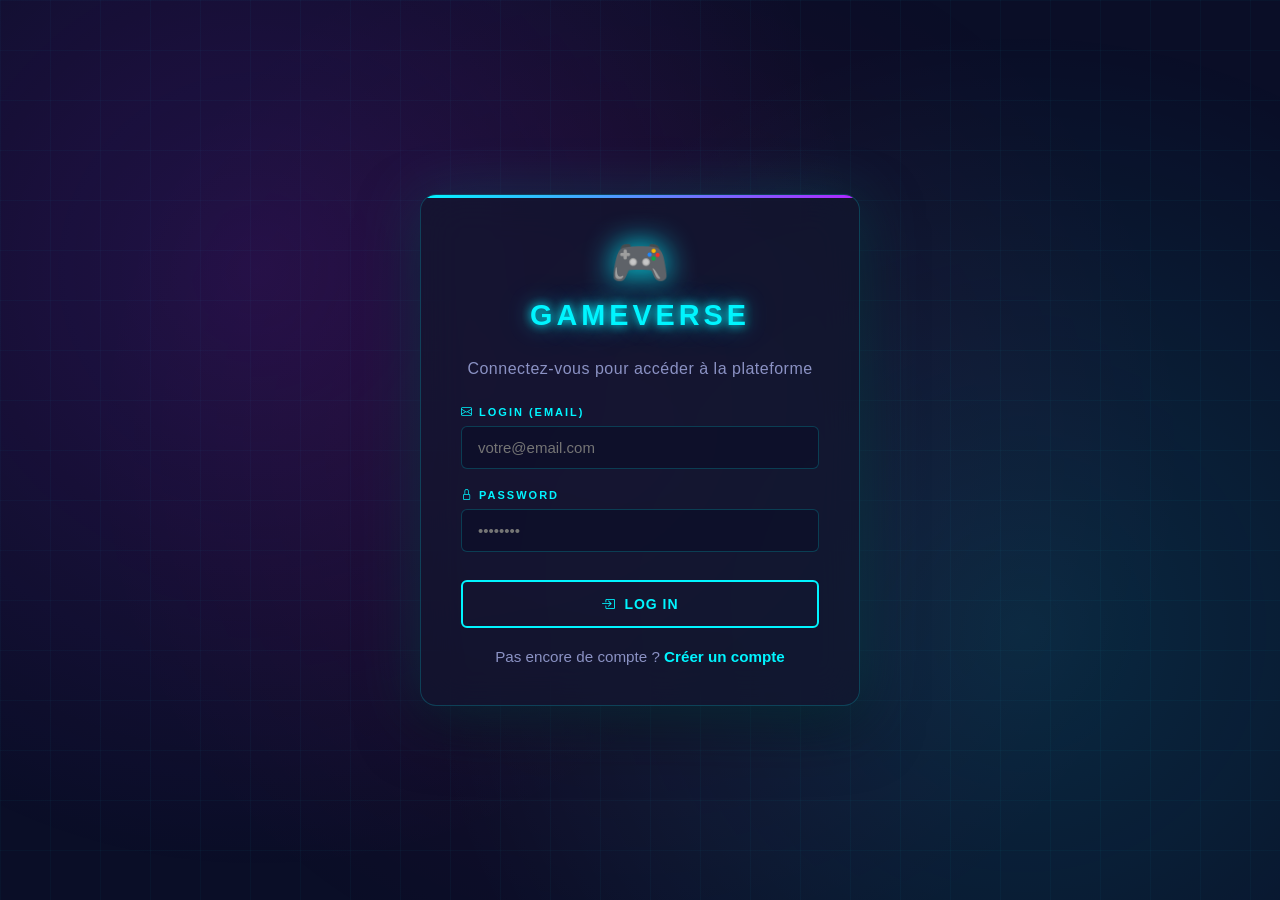
<file: src/main/webapp/index.html>
<!DOCTYPE html>
<html lang="fr">
<head>
    <meta charset="UTF-8">
    <meta name="viewport" content="width=device-width, initial-scale=1.0">
    <title>GameVerse Academy — Login</title>
    <link rel="stylesheet" href="https://cdn.jsdelivr.net/npm/bootstrap-icons@1.11.3/font/bootstrap-icons.min.css">
    <link rel="stylesheet" href="assets/css/gameverse-neon.css">
</head>
<body>

<div class="auth-wrapper">
    <div class="auth-card">

        <div class="auth-logo">
            <span class="emoji">🎮</span>
            <h1>GameVerse</h1>
        </div>

        <p class="meta" style="text-align:center; margin-bottom:28px;">
            Connectez-vous pour accéder à la plateforme
        </p>

        <div id="error-message" class="error" style="display:none;">
            <i class="bi bi-exclamation-triangle"></i> Email ou mot de passe incorrect
        </div>

        <form action="LoginController" method="post">
            <div class="form-group">
                <label><i class="bi bi-envelope"></i> Login (Email)</label>
                <input type="email" name="login" placeholder="votre@email.com" required>
            </div>

            <div class="form-group">
                <label><i class="bi bi-lock"></i> Password</label>
                <input type="password" name="password" placeholder="••••••••" required>
            </div>

            <button type="submit" class="btn btn-primary">
                <i class="bi bi-box-arrow-in-right"></i> Log In
            </button>
        </form>

       <p class="auth-link">
           Pas encore de compte ? <a href="signup.html">Créer un compte</a>
       </p>

    </div>
</div>

<script>
// Affiche le message d'erreur si ?error=1 est dans l'URL
if (window.location.search.includes('error=1')) {
    document.getElementById('error-message').style.display = 'block';
}
</script>

</body>
</html>
</file>
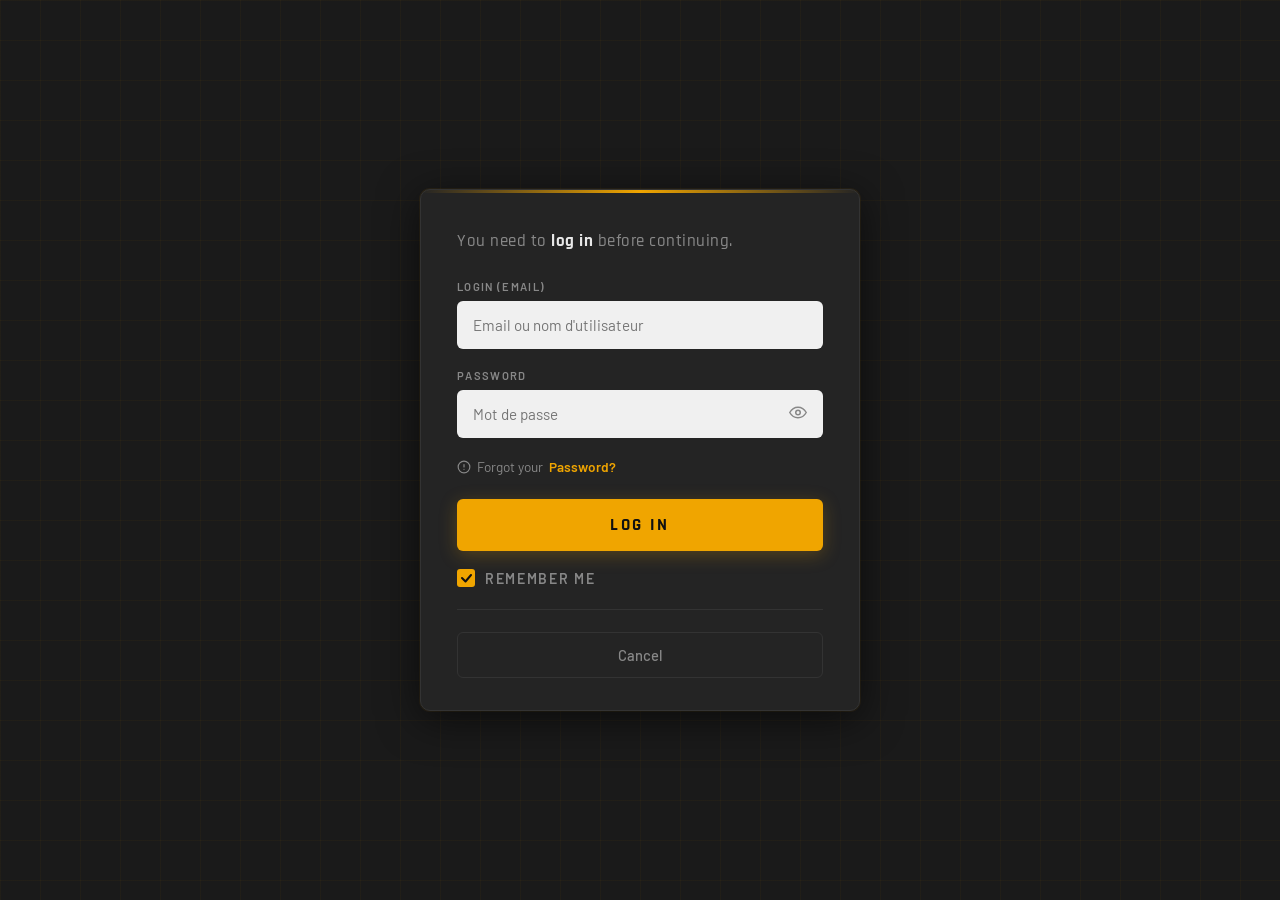
<file: src/main/target/GameVerseAcademy-0.0.1-SNAPSHOT/index.html>
<!DOCTYPE html>
<html lang="fr">
<head>
  <meta charset="UTF-8" />
  <meta name="viewport" content="width=device-width, initial-scale=1.0"/>
  <title>GameVerse Academy – Login</title>
  <link href="https://fonts.googleapis.com/css2?family=Rajdhani:wght@500;700&family=Barlow:wght@400;500;600&display=swap" rel="stylesheet"/>
  <style>
    *, *::before, *::after { box-sizing: border-box; margin: 0; padding: 0; }

    :root {
      --bg:        #1a1a1a;
      --surface:   #242424;
      --border:    #333;
      --gold:      #f0a500;
      --gold-dark: #c88a00;
      --text:      #e8e8e8;
      --muted:     #888;
      --input-bg:  #f0f0f0;
      --input-text:#111;
      --radius:    6px;
    }

    body {
      min-height: 100vh;
      display: flex;
      align-items: center;
      justify-content: center;
      background: var(--bg);
      font-family: 'Barlow', sans-serif;
      color: var(--text);
    }

    /* subtle grid texture */
    body::before {
      content: '';
      position: fixed;
      inset: 0;
      background-image:
        linear-gradient(rgba(240,165,0,.04) 1px, transparent 1px),
        linear-gradient(90deg, rgba(240,165,0,.04) 1px, transparent 1px);
      background-size: 40px 40px;
      pointer-events: none;
    }

    .card {
      width: 100%;
      max-width: 440px;
      background: var(--surface);
      border: 1px solid var(--border);
      border-radius: 10px;
      padding: 40px 36px 32px;
      position: relative;
      box-shadow: 0 8px 40px rgba(0,0,0,.6), 0 0 0 1px rgba(240,165,0,.08);
      animation: slideUp .45s cubic-bezier(.22,1,.36,1) both;
    }

    @keyframes slideUp {
      from { opacity: 0; transform: translateY(24px); }
      to   { opacity: 1; transform: translateY(0); }
    }

    /* gold accent bar */
    .card::before {
      content: '';
      position: absolute;
      top: 0; left: 0; right: 0;
      height: 3px;
      background: linear-gradient(90deg, transparent, var(--gold), transparent);
      border-radius: 10px 10px 0 0;
    }

    .headline {
      font-family: 'Rajdhani', sans-serif;
      font-size: 1.05rem;
      font-weight: 500;
      color: var(--muted);
      letter-spacing: .03em;
      margin-bottom: 28px;
    }

    .headline strong {
      color: var(--text);
      font-weight: 700;
    }

    .error-msg {
      background: rgba(220, 53, 69, 0.15);
      border: 1px solid rgba(220, 53, 69, 0.4);
      color: #ff6b7a;
      border-radius: var(--radius);
      padding: 10px 14px;
      font-size: .88rem;
      margin-bottom: 20px;
    }

    /* ---- Field ---- */
    .field { margin-bottom: 20px; }

    label {
      display: block;
      font-size: .7rem;
      font-weight: 600;
      letter-spacing: .12em;
      color: var(--muted);
      text-transform: uppercase;
      margin-bottom: 8px;
    }

    .input-wrap {
      position: relative;
    }

    input[type="text"],
    input[type="email"],
    input[type="password"] {
      width: 100%;
      background: var(--input-bg);
      color: var(--input-text);
      border: 2px solid transparent;
      border-radius: var(--radius);
      padding: 13px 44px 13px 14px;
      font-size: .95rem;
      font-family: 'Barlow', sans-serif;
      outline: none;
      transition: border-color .2s;
    }

    input:focus {
      border-color: var(--gold);
    }

    .eye-btn {
      position: absolute;
      right: 12px; top: 50%;
      transform: translateY(-50%);
      background: none; border: none;
      cursor: pointer; padding: 4px;
      color: var(--muted);
      transition: color .2s;
    }
    .eye-btn:hover { color: var(--gold); }

    /* ---- Forgot ---- */
    .forgot {
      display: flex;
      align-items: center;
      gap: 6px;
      font-size: .85rem;
      color: var(--muted);
      margin-bottom: 24px;
    }

    .forgot svg { flex-shrink: 0; }

    .forgot a {
      color: var(--gold);
      text-decoration: none;
      font-weight: 600;
      transition: color .2s;
    }
    .forgot a:hover { color: var(--gold-dark); text-decoration: underline; }

    /* ---- Button ---- */
    .btn-login {
      width: 100%;
      background: var(--gold);
      color: #111;
      border: none;
      border-radius: var(--radius);
      padding: 15px;
      font-family: 'Rajdhani', sans-serif;
      font-size: 1.05rem;
      font-weight: 700;
      letter-spacing: .14em;
      text-transform: uppercase;
      cursor: pointer;
      transition: background .2s, transform .1s, box-shadow .2s;
      box-shadow: 0 4px 18px rgba(240,165,0,.25);
    }

    .btn-login:hover  { background: #e09900; box-shadow: 0 6px 24px rgba(240,165,0,.38); }
    .btn-login:active { transform: scale(.98); }

    /* ---- Remember ---- */
    .remember {
      display: flex;
      align-items: center;
      gap: 10px;
      margin-top: 18px;
      font-size: .88rem;
      color: var(--muted);
      cursor: pointer;
      user-select: none;
    }

    .remember input[type="checkbox"] { display: none; }

    .custom-check {
      width: 18px; height: 18px;
      background: var(--gold);
      border-radius: 3px;
      display: grid;
      place-items: center;
      flex-shrink: 0;
      transition: background .2s;
    }

    .custom-check svg { display: block; }

    .remember input:not(:checked) ~ .custom-check {
      background: var(--border);
    }

    /* ---- Divider ---- */
    .divider {
      height: 1px;
      background: var(--border);
      margin: 22px 0;
    }

    /* ---- Cancel ---- */
    .btn-cancel {
      width: 100%;
      background: none;
      color: var(--muted);
      border: 1px solid var(--border);
      border-radius: var(--radius);
      padding: 13px;
      font-family: 'Barlow', sans-serif;
      font-size: .92rem;
      font-weight: 500;
      cursor: pointer;
      transition: border-color .2s, color .2s;
    }
    .btn-cancel:hover { border-color: var(--muted); color: var(--text); }
  </style>
</head>
<body>

<div class="card">
  <p class="headline">You need to <strong>log in</strong> before continuing.</p>

  <div id="msg-empty" class="error-msg" hidden>
    Veuillez renseigner le login et le mot de passe.
  </div>

  <form action="LoginController" method="post">

    <div class="field">
      <label for="login">Login (email)</label>
      <div class="input-wrap">
        <input type="text"
               id="login"
               name="login"
               placeholder="Email ou nom d'utilisateur"
               autocomplete="username"
               required />
      </div>
    </div>

    <div class="field">
      <label for="password">Password</label>
      <div class="input-wrap">
        <input type="password"
               id="password"
               name="password"
               placeholder="Mot de passe"
               autocomplete="current-password"
               required />
        <button class="eye-btn" id="togglePwd" aria-label="Afficher le mot de passe" type="button">
          <svg id="eyeIcon" width="18" height="18" viewBox="0 0 24 24" fill="none"
               stroke="currentColor" stroke-width="2" stroke-linecap="round" stroke-linejoin="round">
            <path d="M1 12S5 5 12 5s11 7 11 7-4 7-11 7S1 12 1 12z"/>
            <circle cx="12" cy="12" r="3"/>
          </svg>
        </button>
      </div>
    </div>

    <p class="forgot">
      <svg width="14" height="14" viewBox="0 0 24 24" fill="none"
           stroke="currentColor" stroke-width="2" stroke-linecap="round" stroke-linejoin="round">
        <circle cx="12" cy="12" r="10"/>
        <line x1="12" y1="8" x2="12" y2="12"/>
        <line x1="12" y1="16" x2="12.01" y2="16"/>
      </svg>
      Forgot your <a href="#">Password?</a>
    </p>

    <button class="btn-login" type="submit">LOG IN</button>

    <label class="remember">
      <input type="checkbox" id="remember" name="remember" checked/>
      <span class="custom-check">
        <svg width="11" height="9" viewBox="0 0 11 9" fill="none">
          <path d="M1 4L4.5 7.5L10 1" stroke="#111" stroke-width="2" stroke-linecap="round" stroke-linejoin="round"/>
        </svg>
      </span>
      Remember me
    </label>

    <div class="divider"></div>

    <button class="btn-cancel" type="button" onclick="history.back()">Cancel</button>
  </form>
</div>

<script>
  if (new URLSearchParams(window.location.search).get('error') === '1') {
    document.getElementById('msg-empty').hidden = false;
  }

  const pwd  = document.getElementById('password');
  const btn  = document.getElementById('togglePwd');
  const icon = document.getElementById('eyeIcon');

  btn.addEventListener('click', () => {
    const show = pwd.type === 'password';
    pwd.type = show ? 'text' : 'password';
    icon.innerHTML = show
      ? `<path d="M17.94 17.94A10.94 10.94 0 0 1 12 19C5 19 1 12 1 12a18.5 18.5 0 0 1 5.06-5.94"/>
         <path d="M9.9 4.24A9.12 9.12 0 0 1 12 4c7 0 11 8 11 8a18.5 18.5 0 0 1-2.16 3.19"/>
         <line x1="1" y1="1" x2="23" y2="23"/>`
      : `<path d="M1 12S5 5 12 5s11 7 11 7-4 7-11 7S1 12 1 12z"/>
         <circle cx="12" cy="12" r="3"/>`;
  });

  const chk = document.getElementById('remember');
  const box = chk.nextElementSibling;
  chk.addEventListener('change', () => {
    box.style.background = chk.checked ? 'var(--gold)' : 'var(--border)';
  });
</script>
</body>
</html>
</file>
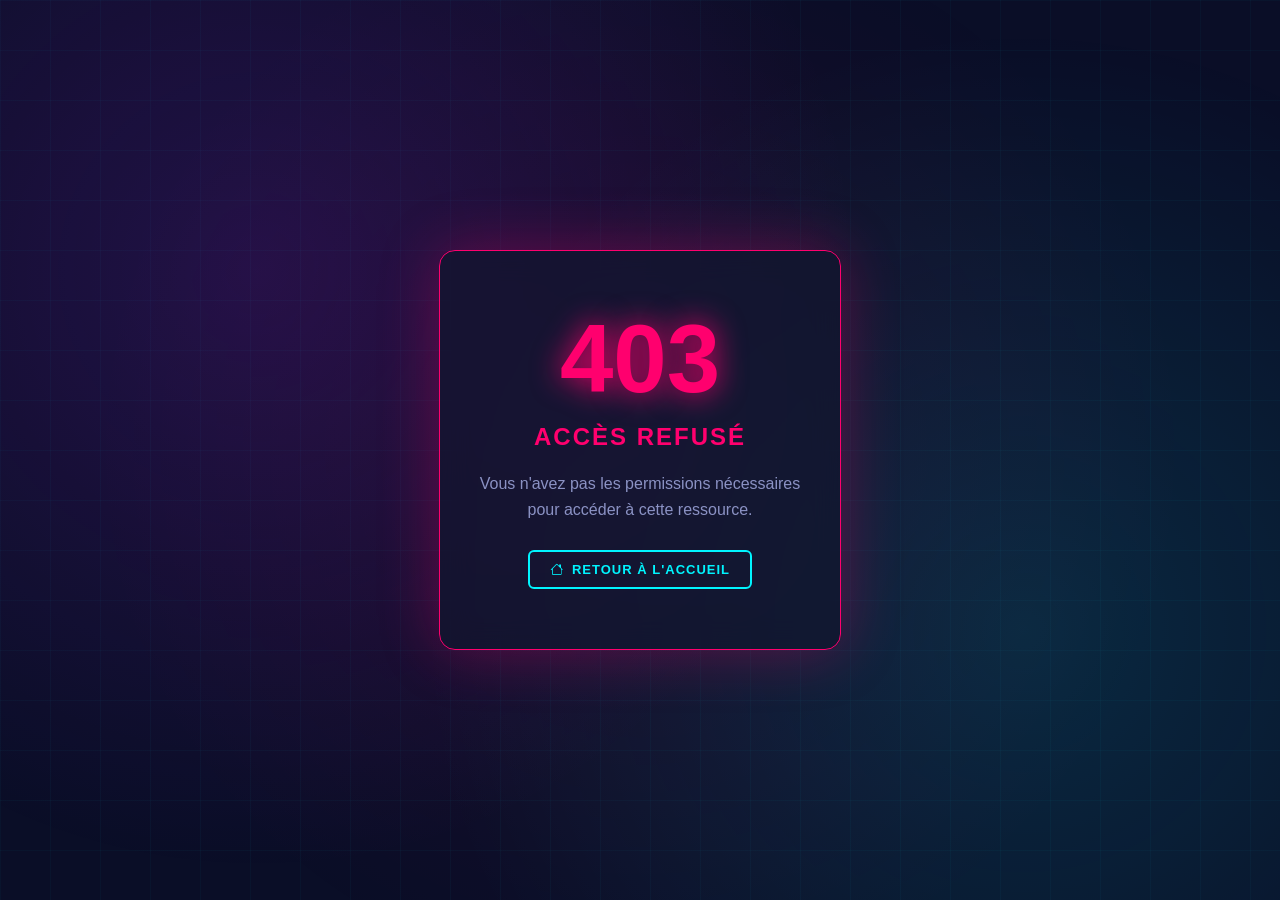
<file: src/main/webapp/error403.html>
<!DOCTYPE html>
<html lang="fr">
<head>
  <meta charset="UTF-8">
  <meta name="viewport" content="width=device-width, initial-scale=1.0">
  <title>GameVerse Academy — Accès refusé</title>
  <link rel="stylesheet" href="https://cdn.jsdelivr.net/npm/bootstrap-icons@1.11.3/font/bootstrap-icons.min.css">
  <link rel="stylesheet" href="assets/css/gameverse-neon.css">
</head>
<body>

<div class="error-wrapper">
  <div class="error-card">
    <div class="error-code">403</div>
    <h2 style="margin:16px 0 20px; color:var(--neon-magenta); letter-spacing:2px;">Accès refusé</h2>
    <p style="color:var(--text-dim); margin-bottom:28px; line-height:1.6;">
      Vous n'avez pas les permissions nécessaires<br>pour accéder à cette ressource.
    </p>
    <a href="home.html" class="btn btn-primary">
      <i class="bi bi-house"></i> Retour à l'accueil
    </a>
  </div>
</div>

</body>
</html>
</file>
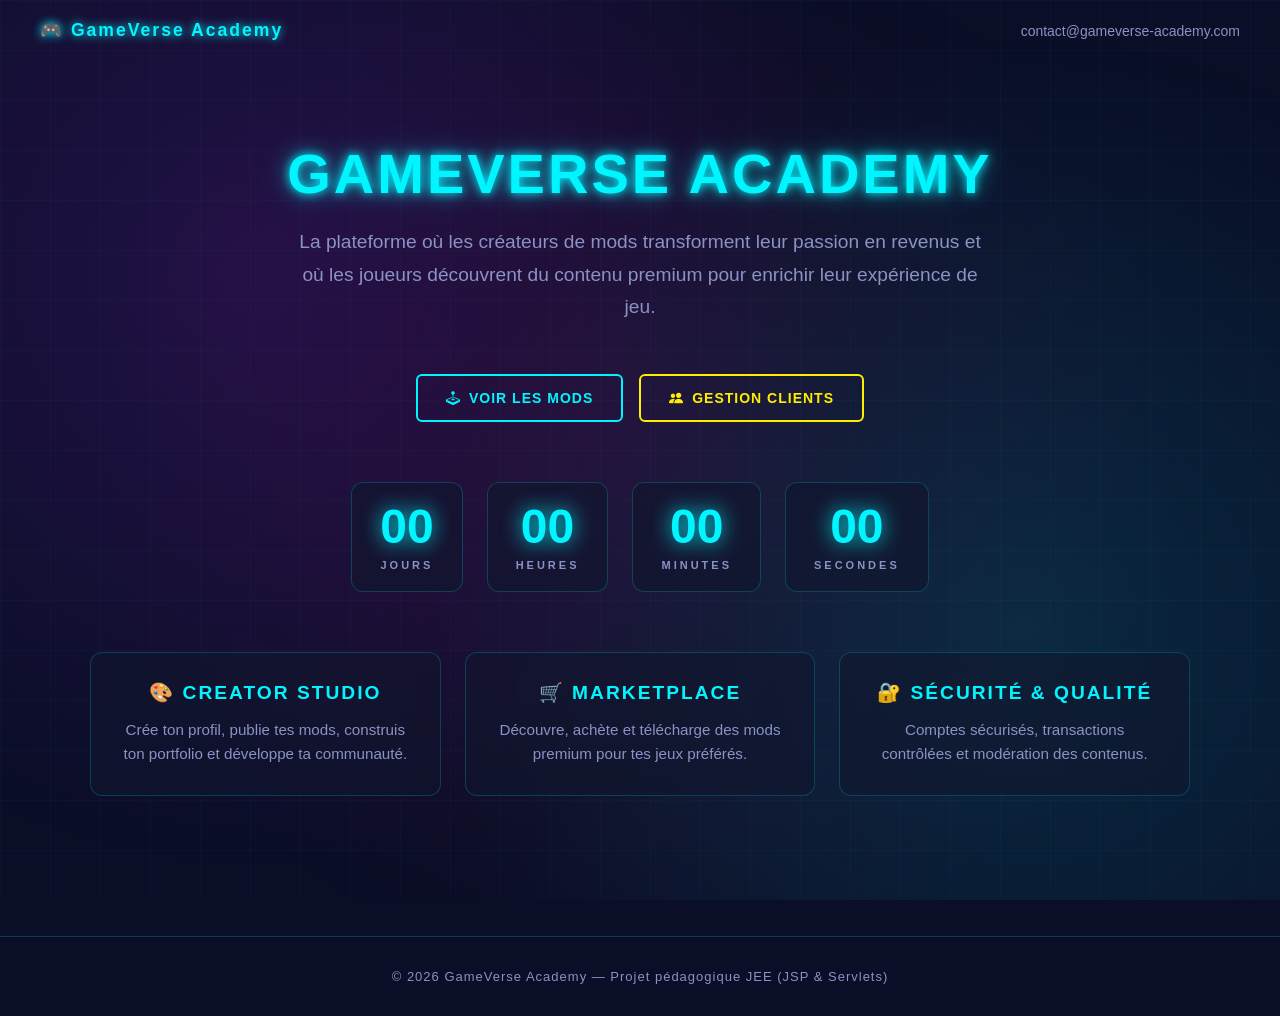
<file: src/main/webapp/home.html>
<!DOCTYPE html>
<html lang="fr">
<head>
    <meta charset="UTF-8">
    <meta name="viewport" content="width=device-width, initial-scale=1.0">
    <title>GameVerse Academy | Launch Soon</title>
    <link rel="stylesheet" href="https://cdn.jsdelivr.net/npm/bootstrap-icons@1.11.3/font/bootstrap-icons.min.css">
    <link rel="stylesheet" href="assets/css/gameverse-neon.css">
</head>

<body>

<header class="home-header">
    <div class="brand">🎮 GameVerse Academy</div>
    <div class="contact">contact@gameverse-academy.com</div>
</header>

<section class="hero">

    <h1>GameVerse Academy</h1>

    <p class="subtitle">
        La plateforme où les créateurs de mods transforment leur passion en revenus
        et où les joueurs découvrent du contenu premium pour enrichir leur expérience de jeu.
    </p>

    <div class="hero-actions">
        <a href="mods" class="btn btn-primary">
            <i class="bi bi-joystick"></i> Voir les Mods
        </a>
        <a href="clients" class="btn btn-edit">
            <i class="bi bi-people-fill"></i> Gestion Clients
        </a>
    </div>

    <div class="countdown">
        <div class="countdown-box">
            <span id="days">00</span>
            <small>Jours</small>
        </div>
        <div class="countdown-box">
            <span id="hours">00</span>
            <small>Heures</small>
        </div>
        <div class="countdown-box">
            <span id="minutes">00</span>
            <small>Minutes</small>
        </div>
        <div class="countdown-box">
            <span id="seconds">00</span>
            <small>Secondes</small>
        </div>
    </div>

    <div class="features">
        <div class="feature">
            <h3>🎨 Creator Studio</h3>
            <p>Crée ton profil, publie tes mods, construis ton portfolio et développe ta communauté.</p>
        </div>

        <div class="feature">
            <h3>🛒 Marketplace</h3>
            <p>Découvre, achète et télécharge des mods premium pour tes jeux préférés.</p>
        </div>

        <div class="feature">
            <h3>🔐 Sécurité & Qualité</h3>
            <p>Comptes sécurisés, transactions contrôlées et modération des contenus.</p>
        </div>
    </div>

</section>

<footer>
    © 2026 GameVerse Academy — Projet pédagogique JEE (JSP &amp; Servlets)
</footer>

<script>
// Countdown jusqu'au lancement
const launchDate = new Date("2026-03-05T00:00:00").getTime();

const countdown = setInterval(() => {
    const now = new Date().getTime();
    const distance = launchDate - now;

    if (distance < 0) {
        clearInterval(countdown);
        document.getElementById("days").textContent = "00";
        document.getElementById("hours").textContent = "00";
        document.getElementById("minutes").textContent = "00";
        document.getElementById("seconds").textContent = "00";
        return;
    }

    const days = Math.floor(distance / (1000 * 60 * 60 * 24));
    const hours = Math.floor((distance % (1000 * 60 * 60 * 24)) / (1000 * 60 * 60));
    const minutes = Math.floor((distance % (1000 * 60 * 60)) / (1000 * 60));
    const seconds = Math.floor((distance % (1000 * 60)) / 1000);

    document.getElementById("days").textContent    = String(days).padStart(2, "0");
    document.getElementById("hours").textContent   = String(hours).padStart(2, "0");
    document.getElementById("minutes").textContent = String(minutes).padStart(2, "0");
    document.getElementById("seconds").textContent = String(seconds).padStart(2, "0");
}, 1000);
</script>

</body>
</html>
</file>
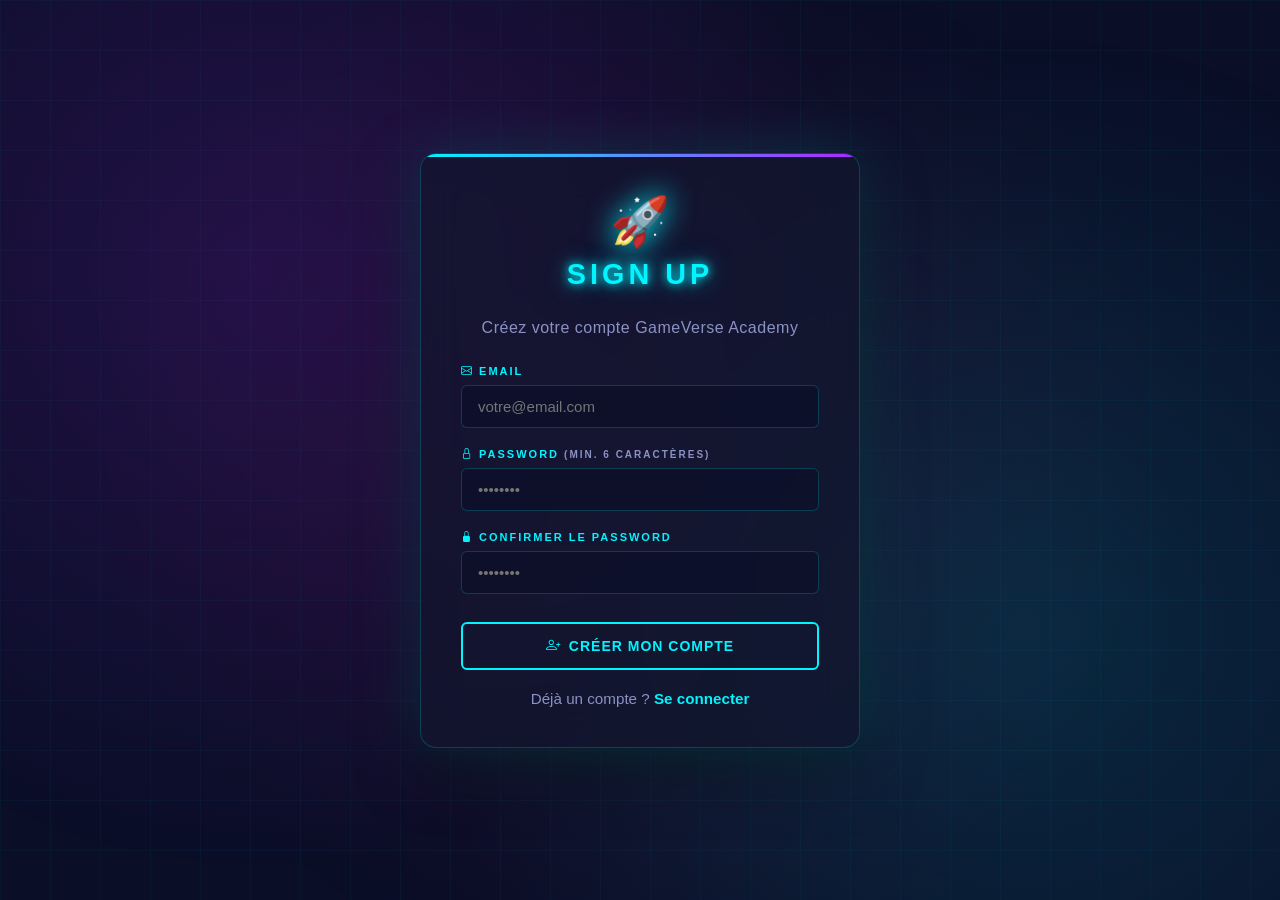
<file: src/main/webapp/signup.html>
<!DOCTYPE html>
<html lang="fr">
<head>
    <meta charset="UTF-8">
    <meta name="viewport" content="width=device-width, initial-scale=1.0">
    <title>GameVerse Academy — Sign Up</title>
    <link rel="stylesheet" href="https://cdn.jsdelivr.net/npm/bootstrap-icons@1.11.3/font/bootstrap-icons.min.css">
    <link rel="stylesheet" href="assets/css/gameverse-neon.css">
</head>
<body>

<div class="auth-wrapper">
    <div class="auth-card">

        <div class="auth-logo">
            <span class="emoji">🚀</span>
            <h1>Sign Up</h1>
        </div>

        <p class="meta" style="text-align:center; margin-bottom:28px;">
            Créez votre compte GameVerse Academy
        </p>

        <div id="error-message" class="error" style="display:none;">
            <i class="bi bi-exclamation-triangle"></i> <span id="error-text">Erreur</span>
        </div>

        <form action="SignupController" method="post" onsubmit="return validateForm()">
            <div class="form-group">
                <label><i class="bi bi-envelope"></i> Email</label>
                <input type="email" name="email" id="email" placeholder="votre@email.com" required>
            </div>

            <div class="form-group">
                <label><i class="bi bi-lock"></i> Password <span style="color:var(--text-dim);font-size:10px;">(min. 6 caractères)</span></label>
                <input type="password" name="password" id="password" placeholder="••••••••" minlength="6" required>
            </div>

            <div class="form-group">
                <label><i class="bi bi-lock-fill"></i> Confirmer le password</label>
                <input type="password" name="confirmPassword" id="confirmPassword" placeholder="••••••••" minlength="6" required>
            </div>

            <button type="submit" class="btn btn-primary">
                <i class="bi bi-person-plus"></i> Créer mon compte
            </button>
        </form>

        <p class="auth-link">
            Déjà un compte ? <a href="index.html">Se connecter</a>
        </p>

    </div>
</div>

<script>
// Validation côté client : vérifier que les passwords correspondent
function validateForm() {
    const pwd = document.getElementById('password').value;
    const confirm = document.getElementById('confirmPassword').value;
    const errorBox = document.getElementById('error-message');
    const errorText = document.getElementById('error-text');

    if (pwd !== confirm) {
        errorText.textContent = 'Les mots de passe ne correspondent pas.';
        errorBox.style.display = 'block';
        return false;
    }
    return true;
}

// Affiche le message d'erreur renvoyé par le serveur (?error=...)
const params = new URLSearchParams(window.location.search);
const errorParam = params.get('error');
if (errorParam) {
    const errorBox = document.getElementById('error-message');
    const errorText = document.getElementById('error-text');

    let message = errorParam;
    if (errorParam === 'mismatch') message = 'Les mots de passe ne correspondent pas.';
    else if (errorParam === 'db') message = 'Erreur serveur. Réessayez plus tard.';

    errorText.textContent = decodeURIComponent(message);
    errorBox.style.display = 'block';
}
</script>

</body>
</html>
</file>
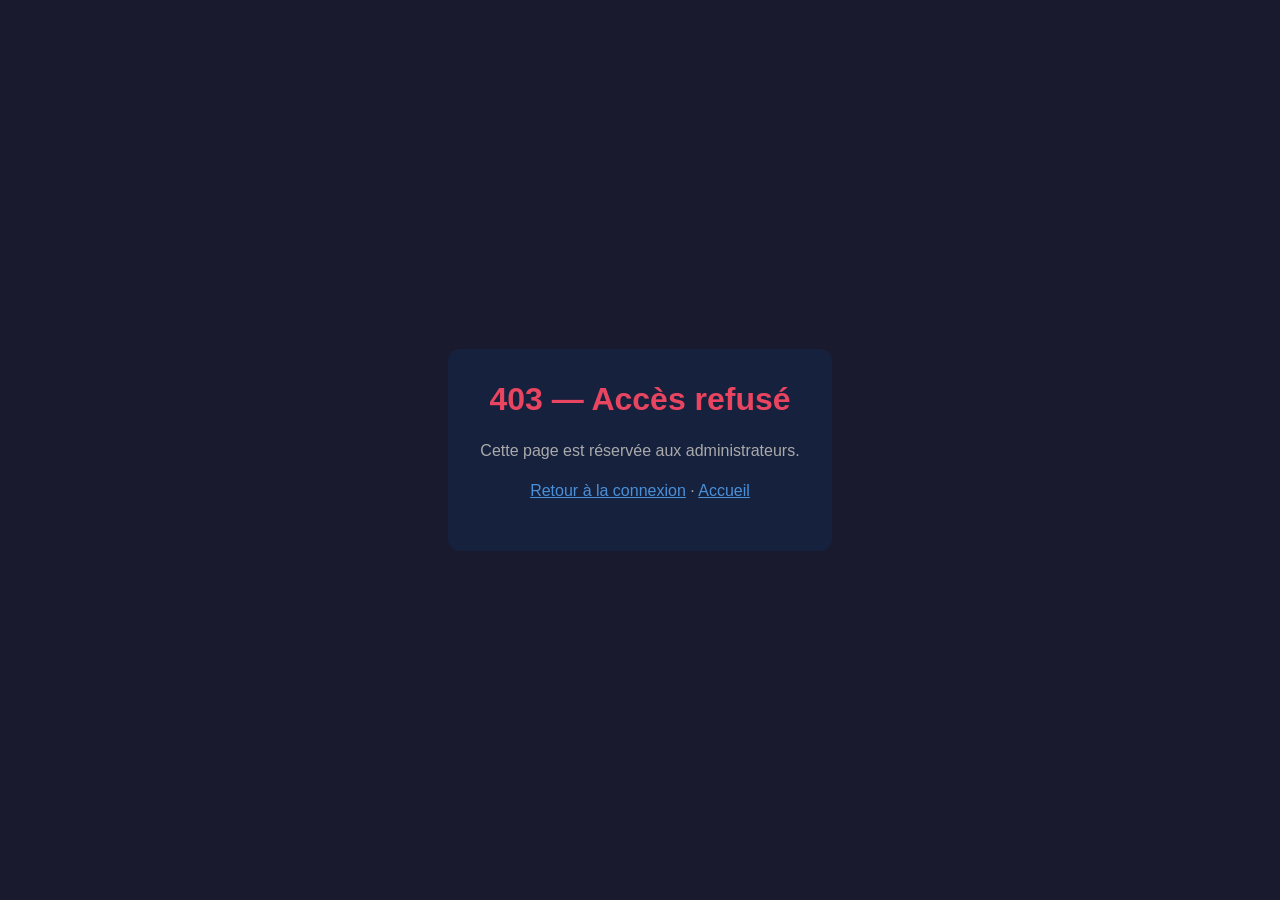
<file: src/main/target/GameVerseAcademy-0.0.1-SNAPSHOT/error403.html>
<!DOCTYPE html>
<html lang="fr">
<head>
  <meta charset="UTF-8">
  <meta name="viewport" content="width=device-width, initial-scale=1.0">
  <title>Accès refusé — GameVerse Academy</title>
  <style>
    body { font-family: Arial, sans-serif; background: #1a1a2e; color: #eee; margin: 0; min-height: 100vh; display: flex; align-items: center; justify-content: center; }
    .box { max-width: 480px; padding: 32px; background: #16213e; border-radius: 12px; text-align: center; }
    h1 { color: #e94560; margin-top: 0; }
    p { color: #aaa; line-height: 1.5; }
    a { color: #4A90D9; }
  </style>
</head>
<body>
  <div class="box">
    <h1>403 — Accès refusé</h1>
    <p>Cette page est réservée aux administrateurs.</p>
    <p><a href="index.html">Retour à la connexion</a> · <a href="home.html">Accueil</a></p>
  </div>
</body>
</html>
</file>
<file: src/main/webapp/assets/css/gameverse-neon.css>
/* ==========================================
   GameVerse Academy — Gaming Neon Theme
   Auteur: DOUAS Mohamed (TP5)
   ========================================== */

/* Reset */
* {
    margin: 0;
    padding: 0;
    box-sizing: border-box;
}

/* Fonts */
@import url('https://fonts.googleapis.com/css2?family=Orbitron:wght@400;600;700;900&family=Rajdhani:wght@400;500;600;700&display=swap');

/* ==========================================
   VARIABLES CSS
   ========================================== */
:root {
    --bg-dark:       #0a0e27;
    --bg-card:       #12162e;
    --bg-card-hover: #1a1f3a;
    --neon-cyan:     #00f5ff;
    --neon-magenta:  #ff006e;
    --neon-violet:   #b026ff;
    --neon-green:    #39ff14;
    --neon-yellow:   #ffee00;
    --text:          #e0e0ff;
    --text-dim:      #8b92c4;
    --border:        rgba(0, 245, 255, 0.2);
    --border-hover:  rgba(0, 245, 255, 0.6);
}

/* ==========================================
   BODY + BACKGROUND ANIMÉ
   ========================================== */
body {
    font-family: 'Rajdhani', sans-serif;
    background: var(--bg-dark);
    color: var(--text);
    min-height: 100vh;
    overflow-x: hidden;
    position: relative;
}

/* Grille animée en fond */
body::before {
    content: '';
    position: fixed;
    inset: 0;
    background-image:
        linear-gradient(rgba(0, 245, 255, 0.03) 1px, transparent 1px),
        linear-gradient(90deg, rgba(0, 245, 255, 0.03) 1px, transparent 1px);
    background-size: 50px 50px;
    z-index: -2;
    animation: gridMove 20s linear infinite;
}

/* Halo radial animé */
body::after {
    content: '';
    position: fixed;
    inset: 0;
    background:
        radial-gradient(circle at 20% 30%, rgba(176, 38, 255, 0.15), transparent 50%),
        radial-gradient(circle at 80% 70%, rgba(0, 245, 255, 0.12), transparent 50%),
        radial-gradient(circle at 50% 50%, rgba(255, 0, 110, 0.08), transparent 70%);
    z-index: -1;
    animation: haloPulse 8s ease-in-out infinite;
}

@keyframes gridMove {
    from { background-position: 0 0; }
    to   { background-position: 50px 50px; }
}

@keyframes haloPulse {
    0%, 100% { opacity: 0.8; }
    50%      { opacity: 1; }
}

/* ==========================================
   TOPBAR
   ========================================== */
.topbar {
    display: flex;
    align-items: center;
    justify-content: space-between;
    flex-wrap: wrap;
    gap: 12px;
    padding: 16px 28px;
    background: rgba(18, 22, 46, 0.8);
    backdrop-filter: blur(12px);
    -webkit-backdrop-filter: blur(12px);
    border-bottom: 1px solid var(--border);
    position: relative;
    z-index: 10;
}

.topbar::before {
    content: '';
    position: absolute;
    bottom: 0;
    left: 0;
    right: 0;
    height: 1px;
    background: linear-gradient(90deg, transparent, var(--neon-cyan), var(--neon-violet), transparent);
    animation: borderFlow 4s linear infinite;
}

@keyframes borderFlow {
    0%, 100% { opacity: 0.3; }
    50%      { opacity: 1; }
}

.user-info {
    display: flex;
    align-items: center;
    gap: 12px;
    color: var(--text);
    font-size: 15px;
    font-weight: 500;
}

.user-info i {
    font-size: 1.8rem;
    color: var(--neon-cyan);
    filter: drop-shadow(0 0 8px var(--neon-cyan));
}

.role-badge {
    display: inline-block;
    padding: 3px 10px;
    border-radius: 10px;
    font-size: 11px;
    font-weight: 700;
    letter-spacing: 1px;
    text-transform: uppercase;
    background: rgba(0, 245, 255, 0.15);
    color: var(--neon-cyan);
    border: 1px solid var(--border);
    margin-left: 8px;
}

/* Bouton Déconnexion */
.logout-btn {
    display: inline-flex;
    align-items: center;
    gap: 8px;
    padding: 10px 20px;
    background: transparent;
    color: var(--neon-magenta);
    border: 2px solid var(--neon-magenta);
    border-radius: 8px;
    cursor: pointer;
    font-size: 13px;
    font-weight: 700;
    letter-spacing: 1px;
    text-transform: uppercase;
    font-family: 'Rajdhani', sans-serif;
    transition: all 0.3s ease;
    position: relative;
    overflow: hidden;
}

.logout-btn:hover {
    background: var(--neon-magenta);
    color: var(--bg-dark);
    box-shadow: 0 0 20px var(--neon-magenta), 0 0 40px rgba(255, 0, 110, 0.3);
}

/* ==========================================
   CONTAINER
   ========================================== */
.container {
    max-width: 1200px;
    margin: 40px auto;
    padding: 0 24px;
    position: relative;
    z-index: 1;
}

/* ==========================================
   TITRES
   ========================================== */
h1 {
    font-family: 'Orbitron', sans-serif;
    font-weight: 900;
    font-size: 2.5rem;
    color: var(--neon-cyan);
    text-transform: uppercase;
    letter-spacing: 3px;
    margin-bottom: 12px;
    text-shadow:
        0 0 10px var(--neon-cyan),
        0 0 20px rgba(0, 245, 255, 0.5),
        0 0 40px rgba(0, 245, 255, 0.3);
    animation: titleGlow 3s ease-in-out infinite;
}

@keyframes titleGlow {
    0%, 100% { text-shadow: 0 0 10px var(--neon-cyan), 0 0 20px rgba(0, 245, 255, 0.5); }
    50%      { text-shadow: 0 0 20px var(--neon-cyan), 0 0 40px rgba(0, 245, 255, 0.8), 0 0 60px var(--neon-violet); }
}

h2, h3 {
    font-family: 'Orbitron', sans-serif;
    color: var(--neon-cyan);
    text-transform: uppercase;
    letter-spacing: 2px;
}

.meta {
    color: var(--text-dim);
    font-size: 1rem;
    margin-bottom: 28px;
    letter-spacing: 0.5px;
}

.meta a {
    color: var(--neon-cyan);
    text-decoration: none;
    border-bottom: 1px solid transparent;
    transition: border-color 0.3s;
}

.meta a:hover {
    border-bottom-color: var(--neon-cyan);
    text-shadow: 0 0 10px var(--neon-cyan);
}

/* ==========================================
   BOUTONS
   ========================================== */
.btn {
    display: inline-flex;
    align-items: center;
    gap: 8px;
    padding: 10px 20px;
    border-radius: 6px;
    border: 2px solid transparent;
    cursor: pointer;
    font-size: 13px;
    font-family: 'Rajdhani', sans-serif;
    font-weight: 700;
    letter-spacing: 1px;
    text-transform: uppercase;
    text-decoration: none;
    transition: all 0.3s ease;
    position: relative;
    overflow: hidden;
}

.btn-primary {
    background: transparent;
    color: var(--neon-cyan);
    border-color: var(--neon-cyan);
}

.btn-primary:hover {
    background: var(--neon-cyan);
    color: var(--bg-dark);
    box-shadow: 0 0 20px var(--neon-cyan), 0 0 40px rgba(0, 245, 255, 0.4);
    transform: translateY(-2px);
}

.btn-edit {
    background: transparent;
    color: var(--neon-yellow);
    border-color: var(--neon-yellow);
    padding: 6px 14px;
    font-size: 12px;
}

.btn-edit:hover {
    background: var(--neon-yellow);
    color: var(--bg-dark);
    box-shadow: 0 0 15px var(--neon-yellow);
}

.btn-delete {
    background: transparent;
    color: var(--neon-magenta);
    border-color: var(--neon-magenta);
    padding: 6px 14px;
    font-size: 12px;
}

.btn-delete:hover {
    background: var(--neon-magenta);
    color: var(--bg-dark);
    box-shadow: 0 0 15px var(--neon-magenta);
}

.btn-cancel {
    background: transparent;
    color: var(--text-dim);
    border-color: var(--text-dim);
    margin-left: 8px;
}

.btn-cancel:hover {
    background: var(--text-dim);
    color: var(--bg-dark);
}

.btn-success {
    background: transparent;
    color: var(--neon-green);
    border-color: var(--neon-green);
}

.btn-success:hover {
    background: var(--neon-green);
    color: var(--bg-dark);
    box-shadow: 0 0 15px var(--neon-green);
}

/* ==========================================
   TABLEAU
   ========================================== */
.add-bar {
    margin-bottom: 24px;
}

table {
    width: 100%;
    border-collapse: collapse;
    background: rgba(18, 22, 46, 0.6);
    backdrop-filter: blur(10px);
    -webkit-backdrop-filter: blur(10px);
    border-radius: 8px;
    overflow: hidden;
    box-shadow:
        0 0 40px rgba(0, 245, 255, 0.1),
        0 0 1px var(--neon-cyan);
    border: 1px solid var(--border);
}

thead {
    background: linear-gradient(90deg, rgba(0, 245, 255, 0.15), rgba(176, 38, 255, 0.15));
    border-bottom: 2px solid var(--neon-cyan);
}

th {
    padding: 16px 14px;
    text-align: left;
    color: var(--neon-cyan);
    font-family: 'Orbitron', sans-serif;
    font-size: 12px;
    font-weight: 700;
    letter-spacing: 2px;
    text-transform: uppercase;
}

td {
    padding: 14px;
    color: var(--text);
    border-bottom: 1px solid rgba(0, 245, 255, 0.1);
    vertical-align: middle;
}

tbody tr {
    transition: all 0.3s ease;
}

tbody tr:hover {
    background: rgba(0, 245, 255, 0.05);
    box-shadow: inset 0 0 20px rgba(0, 245, 255, 0.1);
}

.actions {
    display: flex;
    gap: 8px;
}

/* Badges abonnement */
.badge {
    display: inline-block;
    padding: 5px 12px;
    border-radius: 12px;
    font-size: 11px;
    font-weight: 700;
    letter-spacing: 1.5px;
    text-transform: uppercase;
    font-family: 'Orbitron', sans-serif;
}

.badge-FREE {
    background: rgba(139, 146, 196, 0.2);
    color: var(--text-dim);
    border: 1px solid var(--text-dim);
}

.badge-PREMIUM {
    background: rgba(0, 245, 255, 0.15);
    color: var(--neon-cyan);
    border: 1px solid var(--neon-cyan);
    box-shadow: 0 0 10px rgba(0, 245, 255, 0.3);
}

.badge-VIP {
    background: rgba(255, 238, 0, 0.15);
    color: var(--neon-yellow);
    border: 1px solid var(--neon-yellow);
    box-shadow: 0 0 10px rgba(255, 238, 0, 0.4);
    animation: vipPulse 2s ease-in-out infinite;
}

@keyframes vipPulse {
    0%, 100% { box-shadow: 0 0 10px rgba(255, 238, 0, 0.4); }
    50%      { box-shadow: 0 0 20px rgba(255, 238, 0, 0.8); }
}

/* ==========================================
   FORMULAIRES (card)
   ========================================== */
.card {
    background: rgba(18, 22, 46, 0.7);
    backdrop-filter: blur(15px);
    -webkit-backdrop-filter: blur(15px);
    color: var(--text);
    border-radius: 12px;
    padding: 32px;
    border: 1px solid var(--border);
    box-shadow:
        0 0 40px rgba(0, 245, 255, 0.1),
        0 8px 32px rgba(0, 0, 0, 0.4);
    position: relative;
    overflow: hidden;
}

.card::before {
    content: '';
    position: absolute;
    top: 0;
    left: 0;
    right: 0;
    height: 2px;
    background: linear-gradient(90deg, transparent, var(--neon-cyan), var(--neon-violet), var(--neon-magenta), transparent);
    animation: cardBorder 4s linear infinite;
}

@keyframes cardBorder {
    0%   { background-position: 0% 50%; }
    100% { background-position: 200% 50%; }
}

.form-group {
    margin-bottom: 20px;
}

label {
    display: block;
    font-family: 'Orbitron', sans-serif;
    font-weight: 600;
    font-size: 11px;
    letter-spacing: 2px;
    text-transform: uppercase;
    margin-bottom: 8px;
    color: var(--neon-cyan);
}

input[type="text"],
input[type="email"],
input[type="password"],
select,
textarea {
    width: 100%;
    padding: 12px 16px;
    background: rgba(10, 14, 39, 0.6);
    border: 1px solid var(--border);
    border-radius: 6px;
    font-size: 15px;
    font-family: 'Rajdhani', sans-serif;
    color: var(--text);
    box-sizing: border-box;
    transition: all 0.3s ease;
}

input:focus,
select:focus,
textarea:focus {
    outline: none;
    border-color: var(--neon-cyan);
    box-shadow:
        0 0 0 2px rgba(0, 245, 255, 0.2),
        0 0 20px rgba(0, 245, 255, 0.3);
    background: rgba(10, 14, 39, 0.9);
}

select option {
    background: var(--bg-card);
    color: var(--text);
}

.required {
    color: var(--neon-magenta);
    font-weight: bold;
}

/* Messages */
.error {
    background: rgba(255, 0, 110, 0.1);
    color: var(--neon-magenta);
    border: 1px solid var(--neon-magenta);
    padding: 14px 18px;
    border-radius: 6px;
    margin-bottom: 20px;
    box-shadow: 0 0 20px rgba(255, 0, 110, 0.2);
    font-weight: 500;
}

.empty {
    color: var(--text-dim);
    padding: 40px;
    text-align: center;
    font-size: 1.1rem;
    font-style: italic;
    background: rgba(18, 22, 46, 0.4);
    border: 1px dashed var(--border);
    border-radius: 8px;
}

/* ==========================================
   NAV
   ========================================== */
.nav {
    margin-top: 32px;
}

.nav a {
    color: var(--neon-cyan);
    text-decoration: none;
    font-weight: 600;
    letter-spacing: 1px;
    transition: all 0.3s ease;
}

.nav a:hover {
    text-shadow: 0 0 10px var(--neon-cyan);
}

/* ==========================================
   LOGIN / SIGNUP PAGE
   ========================================== */
.auth-wrapper {
    min-height: 100vh;
    display: flex;
    align-items: center;
    justify-content: center;
    padding: 24px;
}

.auth-card {
    background: rgba(18, 22, 46, 0.75);
    backdrop-filter: blur(20px);
    -webkit-backdrop-filter: blur(20px);
    border: 1px solid var(--border);
    border-radius: 16px;
    padding: 40px;
    width: 100%;
    max-width: 440px;
    box-shadow:
        0 0 60px rgba(0, 245, 255, 0.15),
        0 20px 60px rgba(0, 0, 0, 0.5);
    position: relative;
    overflow: hidden;
}

.auth-card::before {
    content: '';
    position: absolute;
    top: 0;
    left: 0;
    right: 0;
    height: 3px;
    background: linear-gradient(90deg, var(--neon-cyan), var(--neon-violet), var(--neon-magenta));
    animation: authBorder 3s linear infinite;
    background-size: 200% 100%;
}

@keyframes authBorder {
    0%   { background-position: 0% 0%; }
    100% { background-position: 200% 0%; }
}

.auth-logo {
    text-align: center;
    margin-bottom: 28px;
}

.auth-logo .emoji {
    font-size: 3rem;
    filter: drop-shadow(0 0 15px var(--neon-cyan));
    animation: logoFloat 3s ease-in-out infinite;
    display: inline-block;
}

@keyframes logoFloat {
    0%, 100% { transform: translateY(0); }
    50%      { transform: translateY(-8px); }
}

.auth-logo h1 {
    font-size: 1.8rem;
    margin-top: 8px;
    letter-spacing: 4px;
}

.auth-card .btn-primary {
    width: 100%;
    justify-content: center;
    padding: 14px;
    font-size: 14px;
    margin-top: 8px;
}

.auth-link {
    text-align: center;
    margin-top: 20px;
    color: var(--text-dim);
    font-size: 0.95rem;
}

.auth-link a {
    color: var(--neon-cyan);
    text-decoration: none;
    font-weight: 600;
}

.auth-link a:hover {
    text-shadow: 0 0 10px var(--neon-cyan);
}

/* ==========================================
   HOME PAGE
   ========================================== */
.hero {
    text-align: center;
    padding: 80px 20px 40px;
    position: relative;
    z-index: 1;
}

.hero h1 {
    font-size: 3.5rem;
    margin-bottom: 20px;
}

.hero .subtitle {
    font-size: 1.2rem;
    max-width: 700px;
    margin: 0 auto 50px;
    line-height: 1.7;
    color: var(--text-dim);
}

.hero-actions {
    display: flex;
    gap: 16px;
    justify-content: center;
    flex-wrap: wrap;
    margin-bottom: 60px;
}

.hero-actions .btn {
    padding: 14px 28px;
    font-size: 14px;
}

/* Countdown */
.countdown {
    display: flex;
    justify-content: center;
    gap: 24px;
    margin: 60px auto;
    flex-wrap: wrap;
    max-width: 800px;
}

.countdown-box {
    background: rgba(18, 22, 46, 0.7);
    backdrop-filter: blur(10px);
    border: 1px solid var(--border);
    border-radius: 12px;
    padding: 20px 28px;
    min-width: 110px;
    text-align: center;
    transition: all 0.3s ease;
    position: relative;
    overflow: hidden;
}

.countdown-box:hover {
    border-color: var(--neon-cyan);
    box-shadow: 0 0 30px rgba(0, 245, 255, 0.3);
    transform: translateY(-4px);
}

.countdown-box span {
    display: block;
    font-family: 'Orbitron', sans-serif;
    font-size: 3rem;
    font-weight: 900;
    color: var(--neon-cyan);
    text-shadow: 0 0 20px var(--neon-cyan);
    line-height: 1;
}

.countdown-box small {
    display: block;
    margin-top: 8px;
    font-size: 11px;
    letter-spacing: 3px;
    color: var(--text-dim);
    text-transform: uppercase;
    font-weight: 600;
}

/* Features */
.features {
    display: grid;
    grid-template-columns: repeat(auto-fit, minmax(260px, 1fr));
    gap: 24px;
    margin: 60px auto;
    max-width: 1100px;
}

.feature {
    background: rgba(18, 22, 46, 0.6);
    backdrop-filter: blur(10px);
    border: 1px solid var(--border);
    border-radius: 12px;
    padding: 28px;
    transition: all 0.3s ease;
    position: relative;
    overflow: hidden;
}

.feature::before {
    content: '';
    position: absolute;
    top: -2px;
    left: -2px;
    right: -2px;
    bottom: -2px;
    background: linear-gradient(45deg, var(--neon-cyan), var(--neon-violet), var(--neon-magenta));
    border-radius: 12px;
    z-index: -1;
    opacity: 0;
    transition: opacity 0.3s ease;
}

.feature:hover::before {
    opacity: 0.5;
}

.feature:hover {
    transform: translateY(-6px);
    box-shadow: 0 10px 40px rgba(0, 245, 255, 0.2);
}

.feature h3 {
    font-size: 1.2rem;
    margin-bottom: 14px;
    color: var(--neon-cyan);
    letter-spacing: 2px;
}

.feature p {
    color: var(--text-dim);
    line-height: 1.6;
    font-size: 0.95rem;
}

/* Header home (logo + contact) */
.home-header {
    padding: 20px 40px;
    display: flex;
    justify-content: space-between;
    align-items: center;
    font-size: 14px;
    position: relative;
    z-index: 5;
}

.home-header .brand {
    font-family: 'Orbitron', sans-serif;
    font-size: 1.1rem;
    font-weight: 700;
    color: var(--neon-cyan);
    letter-spacing: 2px;
    text-shadow: 0 0 10px var(--neon-cyan);
}

.home-header .contact {
    color: var(--text-dim);
    font-weight: 500;
}

/* Footer */
footer {
    text-align: center;
    padding: 32px;
    font-size: 13px;
    color: var(--text-dim);
    letter-spacing: 1px;
    border-top: 1px solid var(--border);
    margin-top: 40px;
}

/* ==========================================
   ERROR PAGES
   ========================================== */
.error-wrapper {
    min-height: 100vh;
    display: flex;
    align-items: center;
    justify-content: center;
    padding: 24px;
    text-align: center;
}

.error-card {
    background: rgba(18, 22, 46, 0.7);
    backdrop-filter: blur(15px);
    border: 1px solid var(--neon-magenta);
    border-radius: 16px;
    padding: 60px 40px;
    max-width: 500px;
    box-shadow: 0 0 60px rgba(255, 0, 110, 0.3);
}

.error-code {
    font-family: 'Orbitron', sans-serif;
    font-size: 6rem;
    font-weight: 900;
    color: var(--neon-magenta);
    text-shadow: 0 0 30px var(--neon-magenta);
    line-height: 1;
    animation: errorGlitch 3s ease-in-out infinite;
}

@keyframes errorGlitch {
    0%, 100% { transform: translate(0); }
    20%      { transform: translate(-2px, 2px); }
    40%      { transform: translate(2px, -2px); }
    60%      { transform: translate(-1px, 1px); }
    80%      { transform: translate(1px, -1px); }
}

/* ==========================================
   RESPONSIVE
   ========================================== */
@media (max-width: 768px) {
    h1 { font-size: 2rem; letter-spacing: 2px; }
    .hero h1 { font-size: 2.5rem; }
    .container { padding: 0 16px; margin: 20px auto; }
    .countdown-box { min-width: 85px; padding: 14px 18px; }
    .countdown-box span { font-size: 2rem; }
    table { font-size: 0.9rem; }
    th, td { padding: 10px 8px; }
    .actions { flex-direction: column; }
}
</file>
